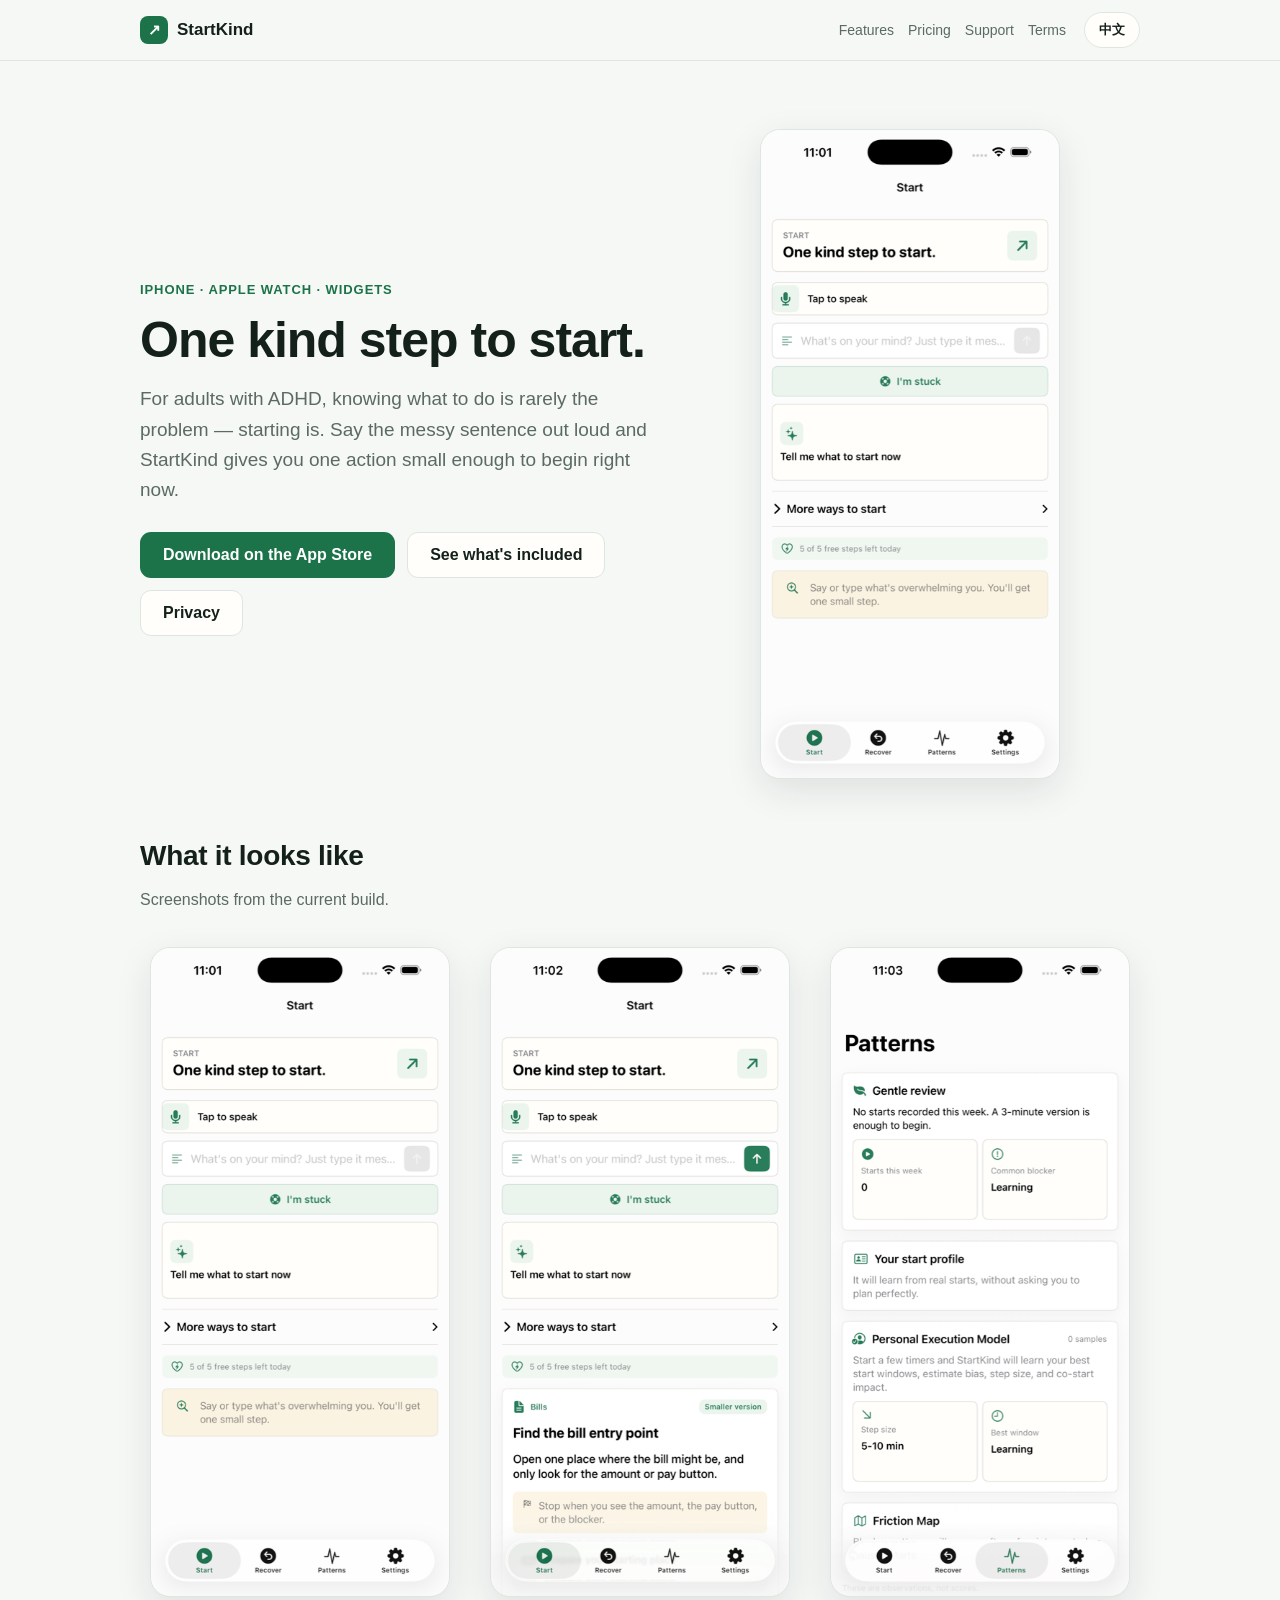
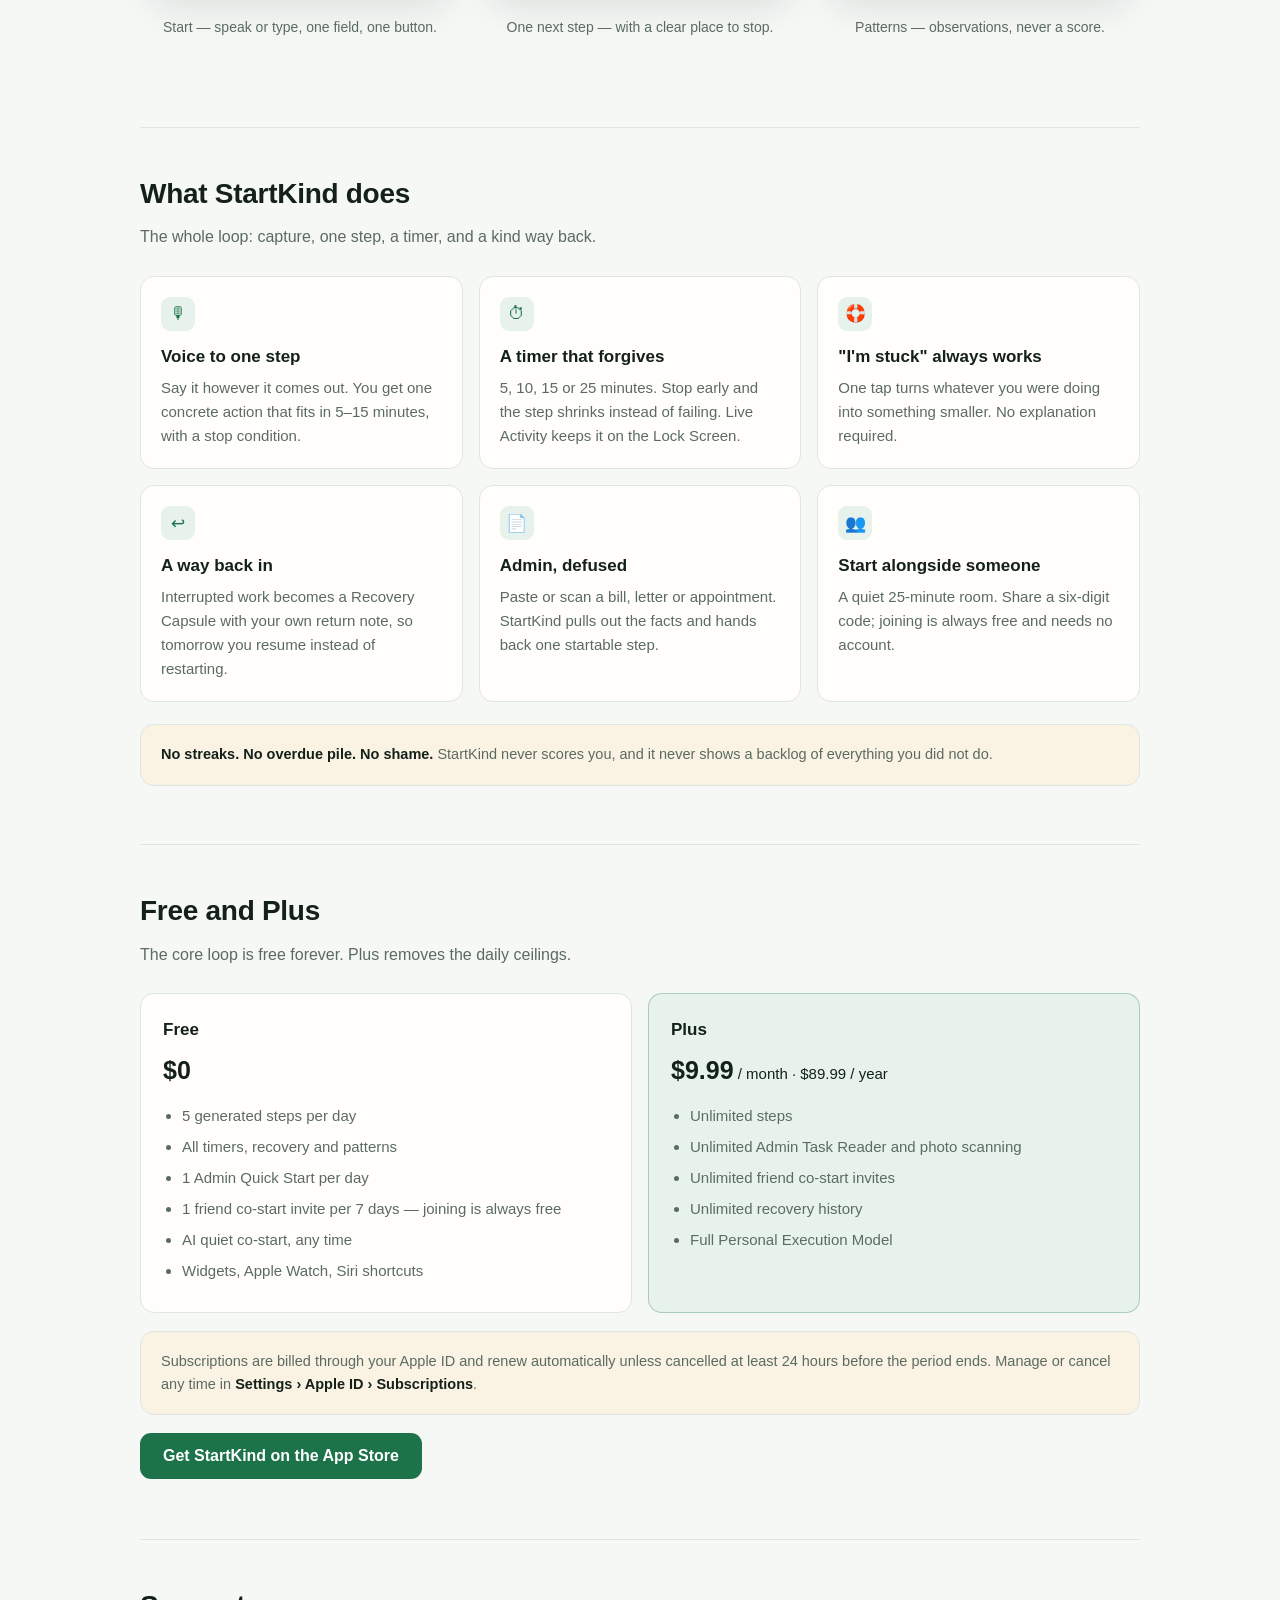
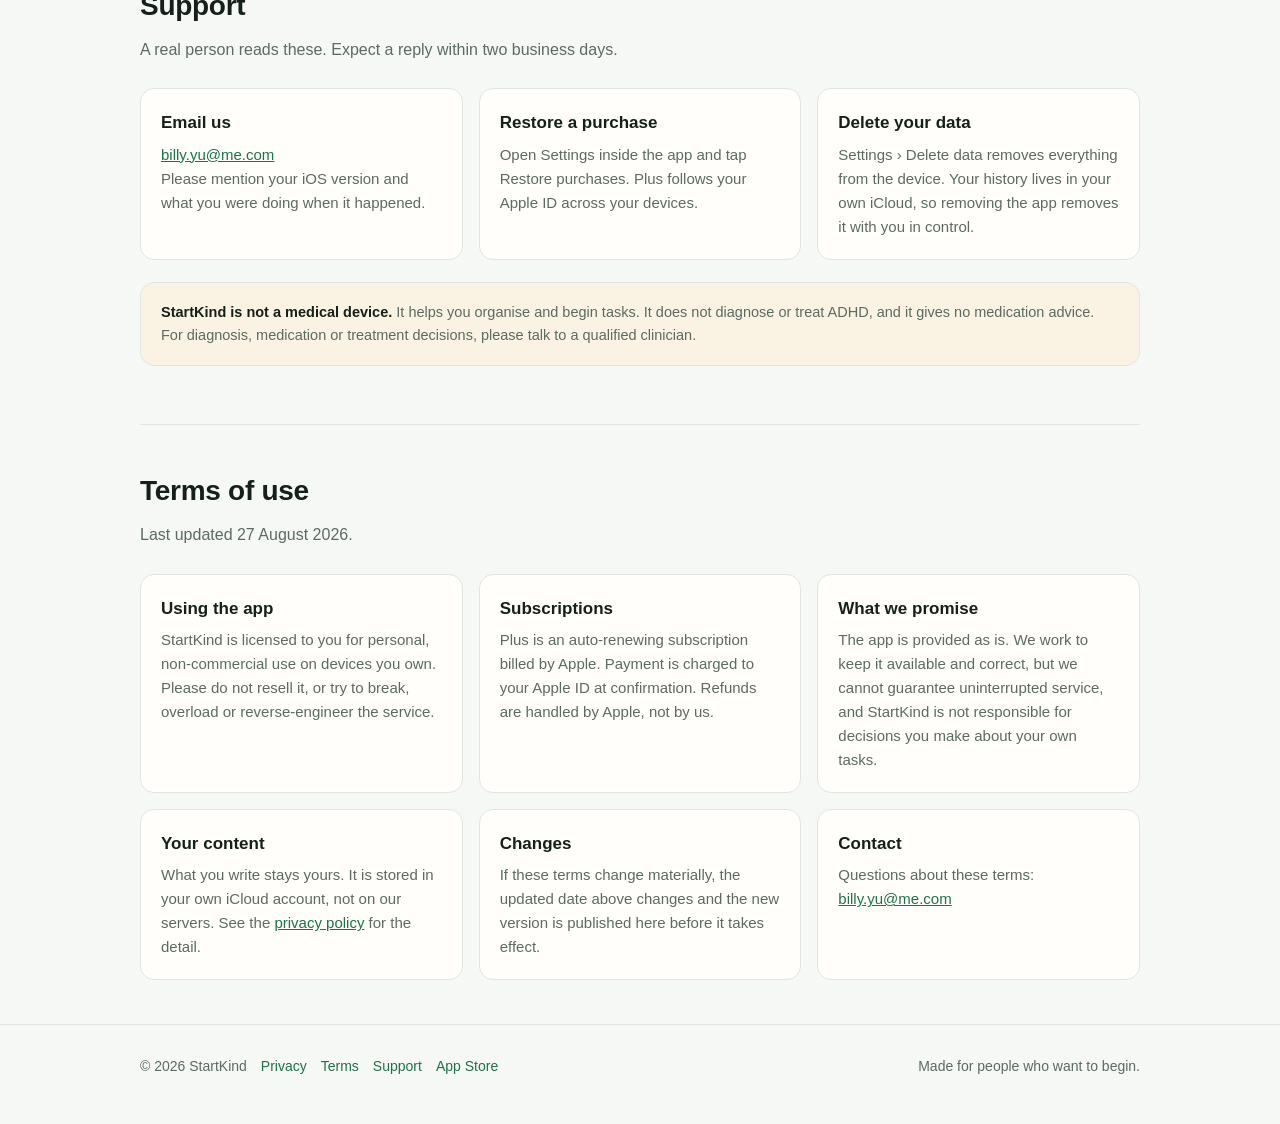
<file: site/index.html>
<!doctype html>
<html lang="en">
<head>
<meta charset="utf-8">
<meta name="viewport" content="width=device-width, initial-scale=1, viewport-fit=cover">
<title>StartKind — One kind step to start</title>
<meta name="description" content="StartKind turns overwhelm into one small first step. Built for adults with ADHD: no streaks, no shame, no long lists. iPhone, in English, Japanese and Simplified Chinese.">
<meta name="theme-color" content="#1c7349">
<meta property="og:title" content="StartKind — One kind step to start">
<meta property="og:description" content="An execution assistant for adults with ADHD. One small next step, a timer, and a kind way back when you stop.">
<meta property="og:type" content="website">
<meta property="og:url" content="https://startk.livepet.ren/">
<meta name="apple-itunes-app" content="app-id=6799113108, affiliate-data=pt=129087449&amp;ct=web_startkind_home">
<link rel="canonical" href="https://startk.livepet.ren/">
<meta property="og:site_name" content="StartKind">
<meta property="og:image" content="https://startk.livepet.ren/assets/startkind-app-icon.png">
<meta name="twitter:card" content="summary">
<meta name="twitter:image" content="https://startk.livepet.ren/assets/startkind-app-icon.png">
<link rel="icon" type="image/png" href="./assets/startkind-app-icon.png">
<link rel="apple-touch-icon" href="./assets/startkind-app-icon.png">
<script type="application/ld+json">{"@context": "https://schema.org", "@type": "SoftwareApplication", "name": "StartKind", "operatingSystem": "iOS", "applicationCategory": "ProductivityApplication", "description": "An execution assistant for adults with ADHD. One small next step, a timer, and a kind way back when you stop.", "url": "https://apps.apple.com/app/apple-store/id6799113108?pt=129087449&ct=web_startkind_home&mt=8", "image": "https://startk.livepet.ren/assets/startkind-app-icon.png", "inLanguage": ["en", "ja", "zh-Hans"], "offers": {"@type": "Offer", "price": "0", "priceCurrency": "USD"}}</script>
<link rel="stylesheet" href="./styles.css">
</head>
<body>

<header>
  <div class="wrap bar">
    <a class="brand" href="./">
      <span class="mark" aria-hidden="true">↗</span>
      StartKind
    </a>
    <nav>
      <a href="#features"><span data-en>Features</span><span data-zh>功能</span></a>
      <a href="#pricing"><span data-en>Pricing</span><span data-zh>价格</span></a>
      <a href="#support"><span data-en>Support</span><span data-zh>支持</span></a>
      <a href="#terms"><span data-en>Terms</span><span data-zh>条款</span></a>
    </nav>
    <button class="lang" id="lang" type="button">中文</button>
  </div>
</header>

<main>

  <div class="wrap">
    <section class="hero" style="border-top:none">
      <div>
        <p class="eyebrow"><span data-en>iPhone · Apple Watch · Widgets</span><span data-zh>iPhone · Apple Watch · 小组件</span></p>
        <h1>
          <span data-en>One kind step to start.</span>
          <span data-zh>一个温和的小步骤，让你开始。</span>
        </h1>
        <p class="lead">
          <span data-en>For adults with ADHD, knowing what to do is rarely the problem — starting is. Say the messy sentence out loud and StartKind gives you one action small enough to begin right now.</span>
          <span data-zh>对成人 ADHD 来说，难的往往不是“知道要做什么”，而是“开始”。把那句乱糟糟的话说出来，StartKind 会给你一个小到可以立刻开始的动作。</span>
        </p>
        <div class="actions">
          <a class="button" href="https://apps.apple.com/app/apple-store/id6799113108?pt=129087449&amp;ct=web_startkind_home&amp;mt=8"><span data-en>Download on the App Store</span><span data-zh>在 App Store 下载</span></a>
          <a class="button secondary" href="#pricing"><span data-en>See what's included</span><span data-zh>看看包含什么</span></a>
          <a class="button secondary" href="./privacy.html"><span data-en>Privacy</span><span data-zh>隐私政策</span></a>
        </div>
      </div>

      <figure>
        <img src="./assets/shots/start.png" width="414" height="900"
             alt="StartKind Start screen: voice capture, a text field, an I'm stuck button, and one autopilot suggestion."
             loading="eager" decoding="async">
      </figure>
    </section>
  </div>

  <div class="wrap">
    <section id="screens" style="border-top:none;padding-top:0">
      <h2><span data-en>What it looks like</span><span data-zh>实际界面</span></h2>
      <p class="sub"><span data-en>Screenshots from the current build.</span><span data-zh>取自当前版本的真实截图。</span></p>
      <div class="shots">
        <figure>
          <img src="./assets/shots/start.png" width="414" height="900" loading="lazy" decoding="async"
               alt="Start screen with voice capture and a stuck button.">
          <figcaption><span data-en>Start — speak or type, one field, one button.</span><span data-zh>开始 — 说或写，一个输入框，一个按钮。</span></figcaption>
        </figure>
        <figure>
          <img src="./assets/shots/step.png" width="414" height="900" loading="lazy" decoding="async"
               alt="A next step card reading Find the bill entry point, with a stop condition.">
          <figcaption><span data-en>One next step — with a clear place to stop.</span><span data-zh>一个下一步 — 并且写清楚在哪里停。</span></figcaption>
        </figure>
        <figure>
          <img src="./assets/shots/patterns.png" width="414" height="900" loading="lazy" decoding="async"
               alt="Patterns screen showing gentle review, start profile and personal execution model.">
          <figcaption><span data-en>Patterns — observations, never a score.</span><span data-zh>规律 — 只是观察，不是打分。</span></figcaption>
        </figure>
      </div>
    </section>

    <section id="features">
      <h2><span data-en>What StartKind does</span><span data-zh>StartKind 能做什么</span></h2>
      <p class="sub"><span data-en>The whole loop: capture, one step, a timer, and a kind way back.</span><span data-zh>完整闭环：捕捉、一个步骤、计时、以及温和地回来。</span></p>
      <div class="grid">
        <article class="card">
          <div class="icon" aria-hidden="true">🎙</div>
          <h3><span data-en>Voice to one step</span><span data-zh>说一句话，得到一步</span></h3>
          <p><span data-en>Say it however it comes out. You get one concrete action that fits in 5–15 minutes, with a stop condition.</span><span data-zh>怎么想的就怎么说。你会得到一个 5–15 分钟内能做完的具体动作，并且写明在哪里停。</span></p>
        </article>
        <article class="card">
          <div class="icon" aria-hidden="true">⏱</div>
          <h3><span data-en>A timer that forgives</span><span data-zh>不会责怪你的计时器</span></h3>
          <p><span data-en>5, 10, 15 or 25 minutes. Stop early and the step shrinks instead of failing. Live Activity keeps it on the Lock Screen.</span><span data-zh>5、10、15 或 25 分钟。提前停下时，步骤会自动变小，而不是判定失败。实时活动让它留在锁屏上。</span></p>
        </article>
        <article class="card">
          <div class="icon" aria-hidden="true">🛟</div>
          <h3><span data-en>"I'm stuck" always works</span><span data-zh>“我卡住了”随时可用</span></h3>
          <p><span data-en>One tap turns whatever you were doing into something smaller. No explanation required.</span><span data-zh>一次点击，把手上的事变得更小。不需要解释理由。</span></p>
        </article>
        <article class="card">
          <div class="icon" aria-hidden="true">↩︎</div>
          <h3><span data-en>A way back in</span><span data-zh>回来的入口</span></h3>
          <p><span data-en>Interrupted work becomes a Recovery Capsule with your own return note, so tomorrow you resume instead of restarting.</span><span data-zh>被打断的工作会变成“恢复胶囊”，带着你自己写的返回备注，第二天是继续，而不是重来。</span></p>
        </article>
        <article class="card">
          <div class="icon" aria-hidden="true">📄</div>
          <h3><span data-en>Admin, defused</span><span data-zh>把事务拆开</span></h3>
          <p><span data-en>Paste or scan a bill, letter or appointment. StartKind pulls out the facts and hands back one startable step.</span><span data-zh>粘贴或扫描账单、信件、预约通知。StartKind 提取关键信息，只给一个能开始的步骤。</span></p>
        </article>
        <article class="card">
          <div class="icon" aria-hidden="true">👥</div>
          <h3><span data-en>Start alongside someone</span><span data-zh>和别人一起开始</span></h3>
          <p><span data-en>A quiet 25-minute room. Share a six-digit code; joining is always free and needs no account.</span><span data-zh>一个安静的 25 分钟房间。分享六位数字码即可，加入永远免费且不需要账号。</span></p>
        </article>
      </div>

      <p class="note" style="margin-top:22px">
        <span data-en><strong>No streaks. No overdue pile. No shame.</strong> StartKind never scores you, and it never shows a backlog of everything you did not do.</span>
        <span data-zh><strong>没有连续打卡，没有逾期堆积，没有羞耻感。</strong>StartKind 不给你打分，也不会把你没做完的事堆在你面前。</span>
      </p>
    </section>

    <section id="pricing">
      <h2><span data-en>Free and Plus</span><span data-zh>免费版与 Plus</span></h2>
      <p class="sub"><span data-en>The core loop is free forever. Plus removes the daily ceilings.</span><span data-zh>核心闭环永久免费。Plus 去掉每日上限。</span></p>
      <div class="plans">
        <div class="plan">
          <h3><span data-en>Free</span><span data-zh>免费版</span></h3>
          <div class="price"><span data-en>$0</span><span data-zh>免费</span></div>
          <ul>
            <li><span data-en>5 generated steps per day</span><span data-zh>每天 5 个生成步骤</span></li>
            <li><span data-en>All timers, recovery and patterns</span><span data-zh>全部计时器、恢复与规律功能</span></li>
            <li><span data-en>1 Admin Quick Start per day</span><span data-zh>每天 1 次事务快速开始</span></li>
            <li><span data-en>1 friend co-start invite per 7 days — joining is always free</span><span data-zh>每 7 天 1 次好友陪伴邀请 — 加入永远免费</span></li>
            <li><span data-en>AI quiet co-start, any time</span><span data-zh>AI 安静陪伴，随时可用</span></li>
            <li><span data-en>Widgets, Apple Watch, Siri shortcuts</span><span data-zh>小组件、Apple Watch、Siri 快捷指令</span></li>
          </ul>
        </div>
        <div class="plan highlight">
          <h3><span data-en>Plus</span><span data-zh>Plus</span></h3>
          <div class="price">
            <span data-en>$9.99<span style="font-size:15px;font-weight:500"> / month · $89.99 / year</span></span>
            <span data-zh>$9.99<span style="font-size:15px;font-weight:500"> / 月 · $89.99 / 年</span></span>
          </div>
          <ul>
            <li><span data-en>Unlimited steps</span><span data-zh>无限步骤</span></li>
            <li><span data-en>Unlimited Admin Task Reader and photo scanning</span><span data-zh>无限事务解析与照片扫描</span></li>
            <li><span data-en>Unlimited friend co-start invites</span><span data-zh>无限好友陪伴邀请</span></li>
            <li><span data-en>Unlimited recovery history</span><span data-zh>无限恢复历史</span></li>
            <li><span data-en>Full Personal Execution Model</span><span data-zh>完整个人执行模型</span></li>
          </ul>
        </div>
      </div>
      <p class="note" style="margin-top:18px">
        <span data-en>Subscriptions are billed through your Apple ID and renew automatically unless cancelled at least 24 hours before the period ends. Manage or cancel any time in <strong>Settings › Apple ID › Subscriptions</strong>.</span>
        <span data-zh>订阅通过你的 Apple ID 扣费，除非在当期结束前至少 24 小时取消，否则会自动续订。你可以随时在<strong>「设置 › Apple ID › 订阅」</strong>中管理或取消。</span>
      </p>
      <p style="margin-top:18px"><a class="button" href="https://apps.apple.com/app/apple-store/id6799113108?pt=129087449&amp;ct=web_startkind_home&amp;mt=8"><span data-en>Get StartKind on the App Store</span><span data-zh>在 App Store 获取 StartKind</span></a></p>
    </section>

    <section id="support">
      <h2><span data-en>Support</span><span data-zh>支持</span></h2>
      <p class="sub"><span data-en>A real person reads these. Expect a reply within two business days.</span><span data-zh>回信的是真人。通常两个工作日内回复。</span></p>
      <div class="grid">
        <article class="card">
          <h3><span data-en>Email us</span><span data-zh>邮件联系</span></h3>
          <p>
            <a href="mailto:billy.yu@me.com?subject=StartKind%20support" style="color:var(--accent)">billy.yu@me.com</a><br>
            <span data-en>Please mention your iOS version and what you were doing when it happened.</span>
            <span data-zh>请附上你的 iOS 版本，以及问题发生时你在做什么。</span>
          </p>
        </article>
        <article class="card">
          <h3><span data-en>Restore a purchase</span><span data-zh>恢复购买</span></h3>
          <p><span data-en>Open Settings inside the app and tap Restore purchases. Plus follows your Apple ID across your devices.</span><span data-zh>打开 App 内的「设置」，点「恢复购买」。Plus 会跟随你的 Apple ID 在各设备生效。</span></p>
        </article>
        <article class="card">
          <h3><span data-en>Delete your data</span><span data-zh>删除你的数据</span></h3>
          <p><span data-en>Settings › Delete data removes everything from the device. Your history lives in your own iCloud, so removing the app removes it with you in control.</span><span data-zh>「设置 › 删除数据」会清除本机上的一切。你的历史保存在你自己的 iCloud 中，主动权始终在你手上。</span></p>
        </article>
      </div>
      <p class="note" style="margin-top:22px">
        <span data-en><strong>StartKind is not a medical device.</strong> It helps you organise and begin tasks. It does not diagnose or treat ADHD, and it gives no medication advice. For diagnosis, medication or treatment decisions, please talk to a qualified clinician.</span>
        <span data-zh><strong>StartKind 不是医疗设备。</strong>它帮助你整理和开始任务，但不能诊断或治疗注意缺陷多动障碍（ADHD），也不提供任何用药建议。如需诊断、用药或治疗决定，请咨询合格的临床医生。</span>
      </p>
    </section>

    <section id="terms">
      <h2><span data-en>Terms of use</span><span data-zh>使用条款</span></h2>
      <p class="sub"><span data-en>Last updated 27 August 2026.</span><span data-zh>最后更新：2026 年 8 月 27 日。</span></p>
      <div class="grid">
        <article class="card">
          <h3><span data-en>Using the app</span><span data-zh>关于使用</span></h3>
          <p><span data-en>StartKind is licensed to you for personal, non-commercial use on devices you own. Please do not resell it, or try to break, overload or reverse-engineer the service.</span><span data-zh>StartKind 以个人非商业用途授权给你，在你拥有的设备上使用。请勿转售，也请勿破坏、过载或逆向该服务。</span></p>
        </article>
        <article class="card">
          <h3><span data-en>Subscriptions</span><span data-zh>关于订阅</span></h3>
          <p><span data-en>Plus is an auto-renewing subscription billed by Apple. Payment is charged to your Apple ID at confirmation. Refunds are handled by Apple, not by us.</span><span data-zh>Plus 是通过 Apple 扣费的自动续订订阅，确认购买时从你的 Apple ID 扣款。退款由 Apple 处理，不由我们经手。</span></p>
        </article>
        <article class="card">
          <h3><span data-en>What we promise</span><span data-zh>我们承诺什么</span></h3>
          <p><span data-en>The app is provided as is. We work to keep it available and correct, but we cannot guarantee uninterrupted service, and StartKind is not responsible for decisions you make about your own tasks.</span><span data-zh>App 按现状提供。我们会努力保持可用与正确，但无法保证服务永不中断；对于你就自己任务所做的决定，StartKind 不承担责任。</span></p>
        </article>
        <article class="card">
          <h3><span data-en>Your content</span><span data-zh>你的内容</span></h3>
          <p><span data-en>What you write stays yours. It is stored in your own iCloud account, not on our servers. See the <a href="./privacy.html" style="color:var(--accent)">privacy policy</a> for the detail.</span><span data-zh>你写下的内容归你所有，保存在你自己的 iCloud 账户中，而不是我们的服务器上。细节见<a href="./privacy.html" style="color:var(--accent)">隐私政策</a>。</span></p>
        </article>
        <article class="card">
          <h3><span data-en>Changes</span><span data-zh>条款变更</span></h3>
          <p><span data-en>If these terms change materially, the updated date above changes and the new version is published here before it takes effect.</span><span data-zh>如条款有实质性变更，上方的更新日期会随之变化，新版本会在生效前发布于此。</span></p>
        </article>
        <article class="card">
          <h3><span data-en>Contact</span><span data-zh>联系方式</span></h3>
          <p><span data-en>Questions about these terms: </span><span data-zh>关于本条款的疑问：</span><a href="mailto:billy.yu@me.com" style="color:var(--accent)">billy.yu@me.com</a></p>
        </article>
      </div>
    </section>
  </div>
</main>

<footer>
  <div class="wrap footer-row">
    <span>© 2026 StartKind</span>
    <a href="./privacy.html"><span data-en>Privacy</span><span data-zh>隐私政策</span></a>
    <a href="#terms"><span data-en>Terms</span><span data-zh>条款</span></a>
    <a href="#support"><span data-en>Support</span><span data-zh>支持</span></a>
    <a href="https://apps.apple.com/app/apple-store/id6799113108?pt=129087449&amp;ct=web_startkind_home&amp;mt=8"><span data-en>App Store</span><span data-zh>App Store</span></a>
    <span class="spacer"><span data-en>Made for people who want to begin.</span><span data-zh>为想要开始的人而做。</span></span>
  </div>
</footer>

<script>
  (function () {
    var KEY = "startkind-lang";
    var button = document.getElementById("lang");

    function apply(lang) {
      document.documentElement.lang = lang;
      button.textContent = lang === "zh-Hans" ? "EN" : "中文";
      button.setAttribute("aria-label", lang === "zh-Hans" ? "Switch to English" : "切换到中文");
    }

    var saved = null;
    try { saved = localStorage.getItem(KEY); } catch (e) { /* private mode */ }
    var initial = saved || ((navigator.language || "en").toLowerCase().indexOf("zh") === 0 ? "zh-Hans" : "en");
    apply(initial);

    button.addEventListener("click", function () {
      var next = document.documentElement.lang === "zh-Hans" ? "en" : "zh-Hans";
      apply(next);
      try { localStorage.setItem(KEY, next); } catch (e) { /* ignore */ }
    });
  })();
</script>

</body>
</html>
</file>
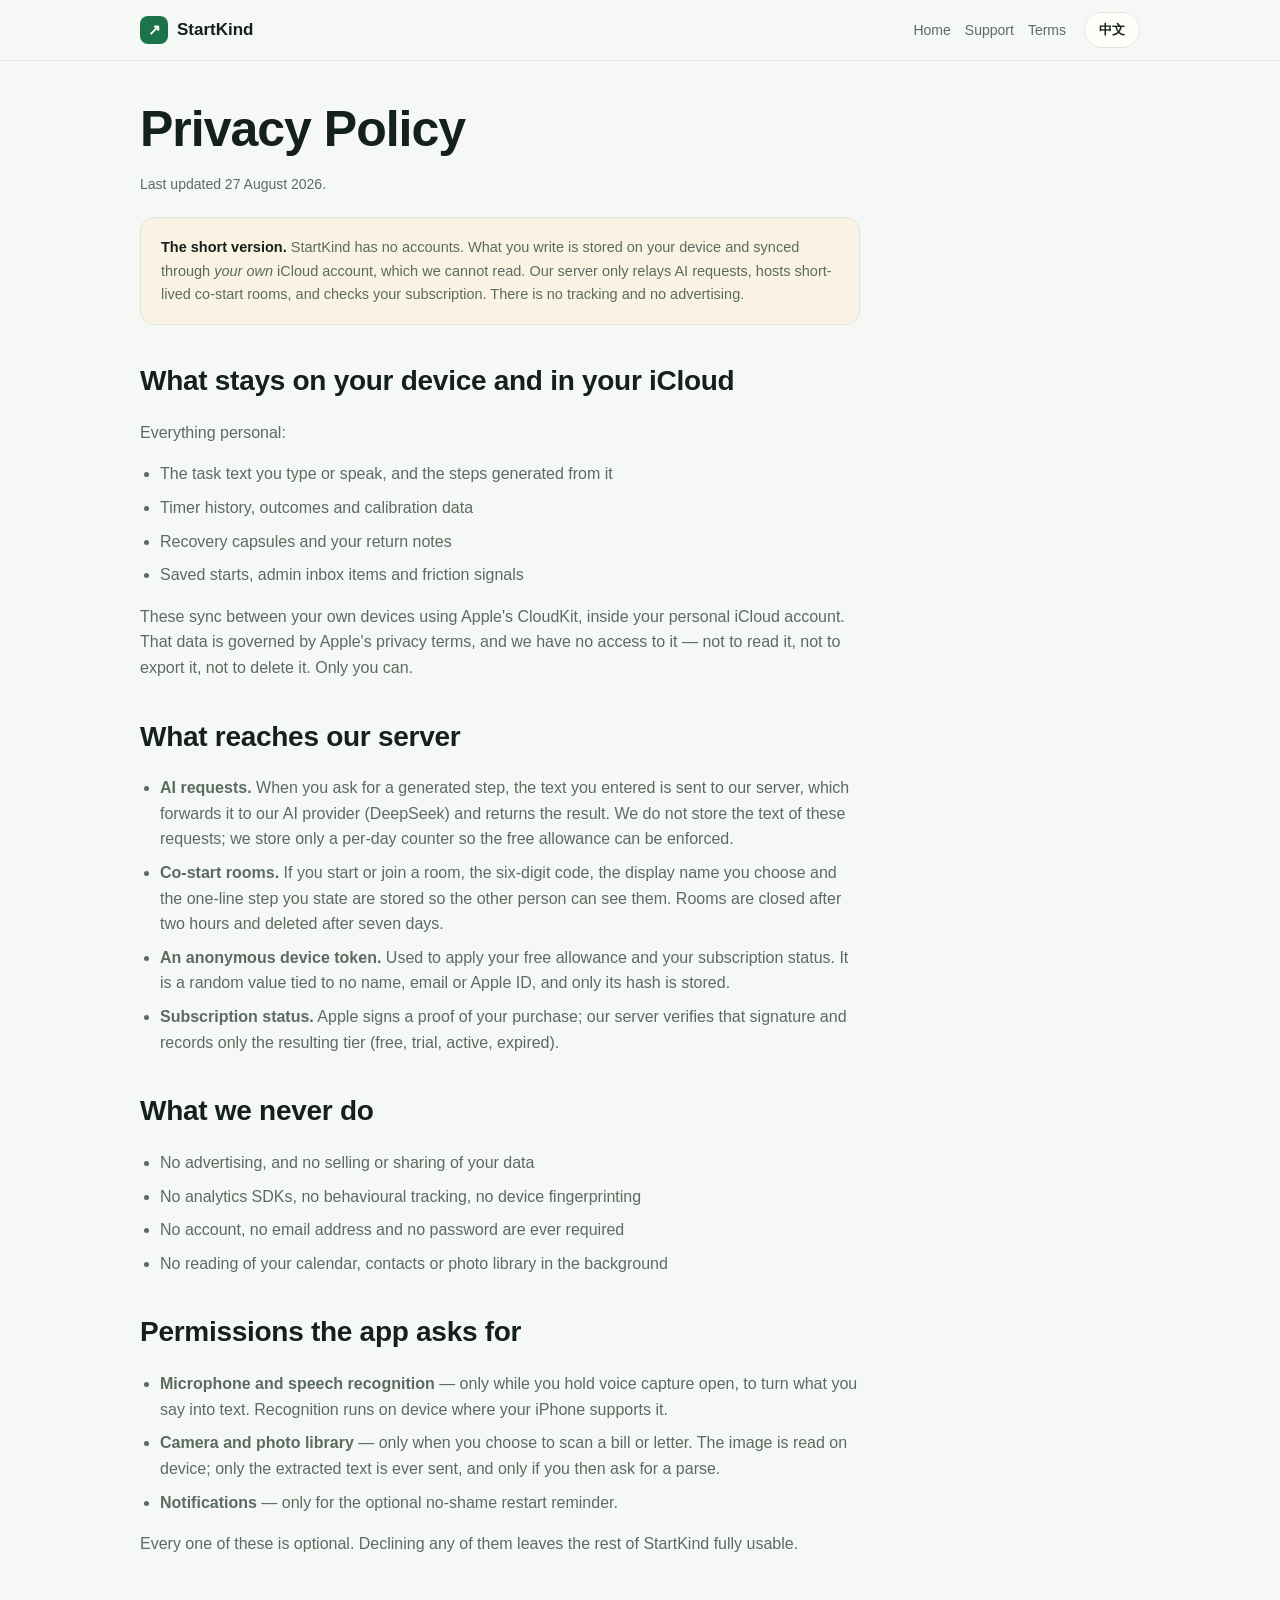
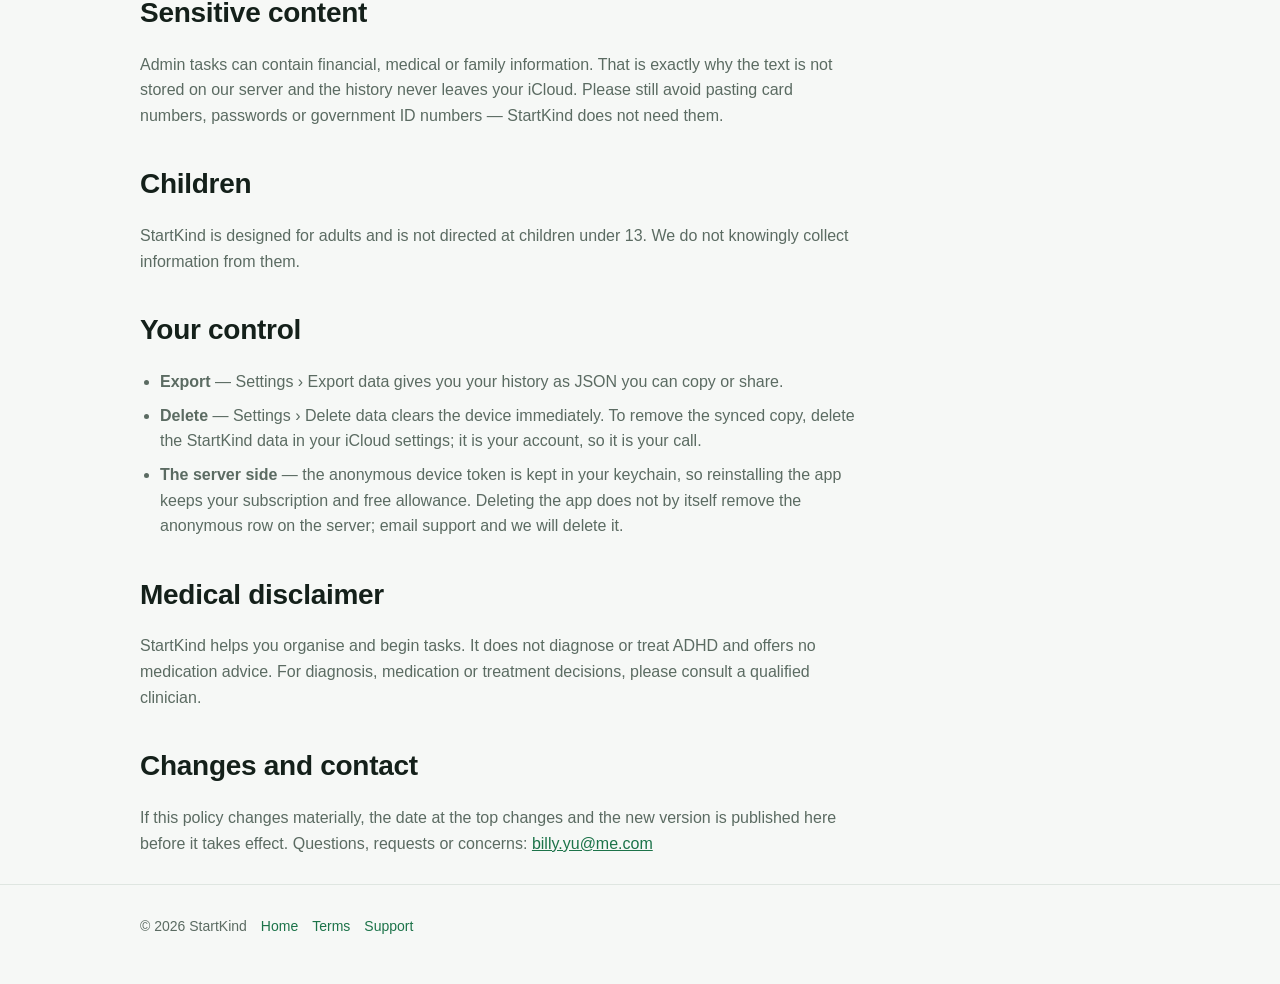
<file: site/privacy.html>
<!doctype html>
<html lang="en">
<head>
<meta charset="utf-8">
<meta name="viewport" content="width=device-width, initial-scale=1, viewport-fit=cover">
<title>Privacy Policy — StartKind</title>
<meta name="description" content="StartKind privacy policy. Your task history stays in your own iCloud account. No accounts, no tracking, no advertising.">
<meta name="theme-color" content="#1c7349">
<meta name="apple-itunes-app" content="app-id=6799113108, affiliate-data=pt=129087449&amp;ct=web_startkind_privacy">
<link rel="canonical" href="https://startk.livepet.ren/privacy.html">
<meta property="og:site_name" content="StartKind">
<meta property="og:image" content="https://startk.livepet.ren/assets/startkind-app-icon.png">
<meta name="twitter:card" content="summary">
<meta name="twitter:image" content="https://startk.livepet.ren/assets/startkind-app-icon.png">
<link rel="icon" type="image/png" href="./assets/startkind-app-icon.png">
<link rel="apple-touch-icon" href="./assets/startkind-app-icon.png">
<meta property="og:title" content="Privacy Policy — StartKind">
<meta property="og:description" content="StartKind privacy policy. Your task history stays in your own iCloud account. No accounts, no tracking, no advertising.">
<meta property="og:type" content="website">
<meta property="og:url" content="https://startk.livepet.ren/privacy.html">
<link rel="stylesheet" href="./styles.css">
</head>
<body>

<header>
  <div class="wrap bar">
    <a class="brand" href="./">
      <span class="mark" aria-hidden="true">↗</span>
      StartKind
    </a>
    <nav>
      <a href="./"><span data-en>Home</span><span data-zh>首页</span></a>
      <a href="./#support"><span data-en>Support</span><span data-zh>支持</span></a>
      <a href="./#terms"><span data-en>Terms</span><span data-zh>条款</span></a>
    </nav>
    <button class="lang" id="lang" type="button">中文</button>
  </div>
</header>

<main class="wrap">
  <article class="prose">
    <h1><span data-en>Privacy Policy</span><span data-zh>隐私政策</span></h1>
    <p class="updated"><span data-en>Last updated 27 August 2026.</span><span data-zh>最后更新：2026 年 8 月 27 日。</span></p>

    <p class="note" style="margin:22px 0">
      <span data-en><strong>The short version.</strong> StartKind has no accounts. What you write is stored on your device and synced through <em>your own</em> iCloud account, which we cannot read. Our server only relays AI requests, hosts short-lived co-start rooms, and checks your subscription. There is no tracking and no advertising.</span>
      <span data-zh><strong>一句话版本。</strong>StartKind 没有账号体系。你写下的内容保存在你的设备上，并通过<em>你自己的</em> iCloud 账户同步，我们读不到。我们的服务器只做三件事：转发 AI 请求、承载临时的陪伴房间、校验订阅状态。没有任何追踪，也没有广告。</span>
    </p>

    <h2><span data-en>What stays on your device and in your iCloud</span><span data-zh>留在你设备和 iCloud 里的内容</span></h2>
    <p><span data-en>Everything personal:</span><span data-zh>所有个人内容：</span></p>
    <ul>
      <li><span data-en>The task text you type or speak, and the steps generated from it</span><span data-zh>你输入或说出的任务文本，以及由此生成的步骤</span></li>
      <li><span data-en>Timer history, outcomes and calibration data</span><span data-zh>计时历史、结果与校准数据</span></li>
      <li><span data-en>Recovery capsules and your return notes</span><span data-zh>恢复胶囊与你的返回备注</span></li>
      <li><span data-en>Saved starts, admin inbox items and friction signals</span><span data-zh>已保存的开始、事务收件箱条目与卡点信号</span></li>
    </ul>
    <p><span data-en>These sync between your own devices using Apple's CloudKit, inside your personal iCloud account. That data is governed by Apple's privacy terms, and we have no access to it — not to read it, not to export it, not to delete it. Only you can.</span><span data-zh>这些内容通过 Apple 的 CloudKit 在你自己的设备之间同步，存放在你的个人 iCloud 账户中。该数据受 Apple 隐私条款约束，我们无权访问——不能读取、不能导出、也不能删除。只有你可以。</span></p>

    <h2><span data-en>What reaches our server</span><span data-zh>会到达我们服务器的内容</span></h2>
    <ul>
      <li><span data-en><strong>AI requests.</strong> When you ask for a generated step, the text you entered is sent to our server, which forwards it to our AI provider (DeepSeek) and returns the result. We do not store the text of these requests; we store only a per-day counter so the free allowance can be enforced.</span><span data-zh><strong>AI 请求。</strong>当你请求生成步骤时，你输入的文本会发送到我们的服务器，由它转发给 AI 服务商（DeepSeek）并返回结果。我们<strong>不保存</strong>这些请求的文本，只保存一个按天计数，用于执行免费额度。</span></li>
      <li><span data-en><strong>Co-start rooms.</strong> If you start or join a room, the six-digit code, the display name you choose and the one-line step you state are stored so the other person can see them. Rooms are closed after two hours and deleted after seven days.</span><span data-zh><strong>陪伴房间。</strong>当你创建或加入房间时，六位数字码、你填写的昵称、以及你写的一句话步骤会被保存，以便对方看到。房间在两小时后关闭，七天后删除。</span></li>
      <li><span data-en><strong>An anonymous device token.</strong> Used to apply your free allowance and your subscription status. It is a random value tied to no name, email or Apple ID, and only its hash is stored.</span><span data-zh><strong>一个匿名设备令牌。</strong>用于识别你的免费额度和订阅状态。它是一个随机值，不关联任何姓名、邮箱或 Apple ID，而且我们只保存它的哈希值。</span></li>
      <li><span data-en><strong>Subscription status.</strong> Apple signs a proof of your purchase; our server verifies that signature and records only the resulting tier (free, trial, active, expired).</span><span data-zh><strong>订阅状态。</strong>Apple 会对你的购买签名，我们的服务器校验该签名，只记录最终的等级（免费、试用、有效、已过期）。</span></li>
    </ul>

    <h2><span data-en>What we never do</span><span data-zh>我们绝不做的事</span></h2>
    <ul>
      <li><span data-en>No advertising, and no selling or sharing of your data</span><span data-zh>没有广告，不出售也不共享你的数据</span></li>
      <li><span data-en>No analytics SDKs, no behavioural tracking, no device fingerprinting</span><span data-zh>不接入分析 SDK，不做行为追踪，不做设备指纹</span></li>
      <li><span data-en>No account, no email address and no password are ever required</span><span data-zh>全程不需要账号、邮箱或密码</span></li>
      <li><span data-en>No reading of your calendar, contacts or photo library in the background</span><span data-zh>不会在后台读取你的日历、通讯录或照片库</span></li>
    </ul>

    <h2><span data-en>Permissions the app asks for</span><span data-zh>App 会请求的权限</span></h2>
    <ul>
      <li><span data-en><strong>Microphone and speech recognition</strong> — only while you hold voice capture open, to turn what you say into text. Recognition runs on device where your iPhone supports it.</span><span data-zh><strong>麦克风与语音识别</strong> — 仅在你打开语音捕捉时使用，把你说的话转成文字。在支持的 iPhone 上，识别在设备本地完成。</span></li>
      <li><span data-en><strong>Camera and photo library</strong> — only when you choose to scan a bill or letter. The image is read on device; only the extracted text is ever sent, and only if you then ask for a parse.</span><span data-zh><strong>相机与照片库</strong> — 仅当你主动选择扫描账单或信件时使用。图片在设备本地识别，只有提取出的文字才可能被发送，而且需要你再次确认解析。</span></li>
      <li><span data-en><strong>Notifications</strong> — only for the optional no-shame restart reminder.</span><span data-zh><strong>通知</strong> — 仅用于可选的、不带责备的重启提醒。</span></li>
    </ul>
    <p><span data-en>Every one of these is optional. Declining any of them leaves the rest of StartKind fully usable.</span><span data-zh>以上权限全部可选。拒绝其中任何一项，StartKind 的其余功能依然完全可用。</span></p>

    <h2><span data-en>Sensitive content</span><span data-zh>敏感内容</span></h2>
    <p><span data-en>Admin tasks can contain financial, medical or family information. That is exactly why the text is not stored on our server and the history never leaves your iCloud. Please still avoid pasting card numbers, passwords or government ID numbers — StartKind does not need them.</span><span data-zh>事务任务可能包含财务、医疗或家庭信息。这正是我们不在服务器保存这些文本、历史记录也不离开你 iCloud 的原因。但仍请不要粘贴银行卡号、密码或身份证件号码——StartKind 不需要它们。</span></p>

    <h2><span data-en>Children</span><span data-zh>关于儿童</span></h2>
    <p><span data-en>StartKind is designed for adults and is not directed at children under 13. We do not knowingly collect information from them.</span><span data-zh>StartKind 面向成年人设计，不针对 13 岁以下儿童。我们不会有意收集他们的信息。</span></p>

    <h2><span data-en>Your control</span><span data-zh>你的控制权</span></h2>
    <ul>
      <li><span data-en><strong>Export</strong> — Settings › Export data gives you your history as JSON you can copy or share.</span><span data-zh><strong>导出</strong> — 「设置 › 导出数据」会把你的历史以 JSON 形式给你，可复制或分享。</span></li>
      <li><span data-en><strong>Delete</strong> — Settings › Delete data clears the device immediately. To remove the synced copy, delete the StartKind data in your iCloud settings; it is your account, so it is your call.</span><span data-zh><strong>删除</strong> — 「设置 › 删除数据」会立刻清空本机。若要移除同步副本，请在你的 iCloud 设置中删除 StartKind 数据；那是你的账户，由你决定。</span></li>
      <li><span data-en><strong>The server side</strong> — the anonymous device token is kept in your keychain, so reinstalling the app keeps your subscription and free allowance. Deleting the app does not by itself remove the anonymous row on the server; email support and we will delete it.</span><span data-zh><strong>服务端记录</strong> — 匿名设备令牌保存在系统钥匙串中，重新安装后订阅和免费额度仍然有效。仅删除 App 并不会移除服务器上的匿名记录；如需删除，请邮件联系我们。</span></li>
    </ul>

    <h2><span data-en>Medical disclaimer</span><span data-zh>医疗免责声明</span></h2>
    <p><span data-en>StartKind helps you organise and begin tasks. It does not diagnose or treat ADHD and offers no medication advice. For diagnosis, medication or treatment decisions, please consult a qualified clinician.</span><span data-zh>StartKind 帮助你整理和开始任务。它不能诊断或治疗注意缺陷多动障碍（ADHD），也不提供任何用药建议。如需诊断、用药或治疗决定，请咨询合格的临床医生。</span></p>

    <h2><span data-en>Changes and contact</span><span data-zh>变更与联系</span></h2>
    <p><span data-en>If this policy changes materially, the date at the top changes and the new version is published here before it takes effect. Questions, requests or concerns: </span><span data-zh>如本政策有实质性变更，顶部日期会随之更新，新版本会在生效前发布于此。有任何问题、请求或疑虑请联系：</span><a href="mailto:billy.yu@me.com" style="color:var(--accent)">billy.yu@me.com</a></p>
  </article>
</main>

<footer>
  <div class="wrap footer-row">
    <span>© 2026 StartKind</span>
    <a href="./"><span data-en>Home</span><span data-zh>首页</span></a>
    <a href="./#terms"><span data-en>Terms</span><span data-zh>条款</span></a>
    <a href="./#support"><span data-en>Support</span><span data-zh>支持</span></a>
  </div>
</footer>

<script>
  (function () {
    var KEY = "startkind-lang";
    var button = document.getElementById("lang");

    function apply(lang) {
      document.documentElement.lang = lang;
      button.textContent = lang === "zh-Hans" ? "EN" : "中文";
      button.setAttribute("aria-label", lang === "zh-Hans" ? "Switch to English" : "切换到中文");
    }

    var saved = null;
    try { saved = localStorage.getItem(KEY); } catch (e) { /* private mode */ }
    var initial = saved || ((navigator.language || "en").toLowerCase().indexOf("zh") === 0 ? "zh-Hans" : "en");
    apply(initial);

    button.addEventListener("click", function () {
      var next = document.documentElement.lang === "zh-Hans" ? "en" : "zh-Hans";
      apply(next);
      try { localStorage.setItem(KEY, next); } catch (e) { /* ignore */ }
    });
  })();
</script>

</body>
</html>
</file>
<file: site/styles.css>
/* StartKind marketing + legal site.
   Mobile-first, no dependencies, no tracking. */

:root {
  --ink: #14201a;
  --ink-soft: #5b6b62;
  --accent: #1c7349;
  --accent-soft: #e7f2ec;
  --warm: #faf3e4;
  --surface: #fffefb;
  --page: #f6f8f6;
  --line: #dfe6e1;
  --radius: 14px;
  --max: 1040px;
}

@media (prefers-color-scheme: dark) {
  :root {
    --ink: #eef3ef;
    --ink-soft: #a8b8ae;
    --accent: #6fca9b;
    --accent-soft: #17281f;
    --warm: #241f16;
    --surface: #131a16;
    --page: #0d120f;
    --line: #26332c;
  }
}

* { box-sizing: border-box; }

html { -webkit-text-size-adjust: 100%; }

body {
  margin: 0;
  background: var(--page);
  color: var(--ink);
  font: 16px/1.6 -apple-system, BlinkMacSystemFont, "Segoe UI", "PingFang SC",
        "Hiragino Sans GB", "Microsoft YaHei", Roboto, sans-serif;
}

.wrap { width: 100%; max-width: var(--max); margin: 0 auto; padding: 0 20px; }

/* ---------- header ---------- */

header {
  position: sticky;
  top: 0;
  z-index: 10;
  background: color-mix(in srgb, var(--page) 88%, transparent);
  backdrop-filter: saturate(180%) blur(12px);
  border-bottom: 1px solid var(--line);
}

.bar {
  display: flex;
  align-items: center;
  flex-wrap: wrap;
  gap: 6px 12px;
  min-height: 60px;
  padding-top: 8px;
  padding-bottom: 8px;
}

/* Narrow screens: brand and the language toggle share the first row, and the
   section links get a full row of their own instead of wrapping raggedly. */
nav {
  order: 3;
  width: 100%;
  display: flex;
  gap: 4px;
  overflow-x: auto;
  scrollbar-width: none;
}
nav::-webkit-scrollbar { display: none; }
nav a { white-space: nowrap; }

@media (min-width: 620px) {
  .bar { flex-wrap: nowrap; padding-top: 0; padding-bottom: 0; }
  nav { order: 0; width: auto; overflow: visible; gap: 2px; }
}

.brand {
  display: flex;
  align-items: center;
  gap: 9px;
  font-weight: 700;
  font-size: 17px;
  color: var(--ink);
  text-decoration: none;
  margin-right: auto;
}

.mark {
  width: 28px; height: 28px;
  display: grid; place-items: center;
  border-radius: 8px;
  background: var(--accent);
  color: #fff;
  font-size: 15px;
}

nav a {
  color: var(--ink-soft);
  text-decoration: none;
  font-size: 14px;
  padding: 8px 6px;
  border-radius: 8px;
}
nav a:hover { color: var(--accent); }

/* Language toggle */
.lang {
  border: 1px solid var(--line);
  background: var(--surface);
  color: var(--ink);
  border-radius: 999px;
  padding: 7px 14px;
  font-size: 13px;
  font-weight: 600;
  cursor: pointer;
  min-height: 36px;
}
.lang:hover { border-color: var(--accent); color: var(--accent); }

/* ---------- hero ---------- */

.hero {
  display: grid;
  gap: 32px;
  padding: 52px 0 40px;
  align-items: center;
}

.eyebrow {
  color: var(--accent);
  font-size: 13px;
  font-weight: 700;
  letter-spacing: .07em;
  text-transform: uppercase;
  margin: 0 0 12px;
}

h1 {
  font-size: clamp(32px, 7vw, 50px);
  line-height: 1.12;
  letter-spacing: -.02em;
  margin: 0 0 16px;
}

.lead { font-size: clamp(16px, 4vw, 19px); color: var(--ink-soft); margin: 0 0 26px; }

.actions { display: flex; flex-wrap: wrap; gap: 12px; }

.button {
  display: inline-flex;
  align-items: center;
  justify-content: center;
  min-height: 46px;
  padding: 0 22px;
  border-radius: 11px;
  background: var(--accent);
  color: #fff;
  font-weight: 650;
  text-decoration: none;
  border: 1px solid transparent;
}
.button:hover { filter: brightness(1.06); }
.button.secondary { background: var(--surface); color: var(--ink); border-color: var(--line); }

/* ---------- shots ---------- */

.shots {
  display: grid;
  grid-template-columns: repeat(auto-fit, minmax(200px, 1fr));
  gap: 20px;
  padding: 8px 0 44px;
}

figure { margin: 0; text-align: center; }

figure img {
  width: 100%;
  max-width: 300px;
  height: auto;
  border-radius: 20px;
  border: 1px solid var(--line);
  background: var(--surface);
  box-shadow: 0 12px 36px rgba(20, 32, 26, .10);
}

figcaption { margin-top: 12px; font-size: 14px; color: var(--ink-soft); }

/* ---------- sections ---------- */

section {
  padding: 44px 0;
  border-top: 1px solid var(--line);
  /* The header is sticky, so anchor jumps must clear it. */
  scroll-margin-top: 120px;
}

@media (min-width: 620px) {
  section { scroll-margin-top: 72px; }
}

h2 { font-size: clamp(22px, 5vw, 28px); margin: 0 0 8px; letter-spacing: -.01em; }
h3 { font-size: 17px; margin: 0 0 6px; }

.sub { color: var(--ink-soft); margin: 0 0 26px; }

.grid {
  display: grid;
  grid-template-columns: repeat(auto-fit, minmax(240px, 1fr));
  gap: 16px;
}

.card {
  background: var(--surface);
  border: 1px solid var(--line);
  border-radius: var(--radius);
  padding: 20px;
}
.card p { margin: 0; color: var(--ink-soft); font-size: 15px; }

.card .icon {
  width: 34px; height: 34px;
  display: grid; place-items: center;
  border-radius: 9px;
  background: var(--accent-soft);
  color: var(--accent);
  margin-bottom: 12px;
  font-size: 17px;
}

.plans { display: grid; grid-template-columns: repeat(auto-fit, minmax(250px, 1fr)); gap: 16px; }
.plan { background: var(--surface); border: 1px solid var(--line); border-radius: var(--radius); padding: 22px; }
.plan.highlight { background: var(--accent-soft); border-color: color-mix(in srgb, var(--accent) 30%, transparent); }
.price { font-size: 25px; font-weight: 700; margin: 4px 0 14px; }
.plan ul { margin: 0; padding-left: 19px; color: var(--ink-soft); font-size: 15px; }
.plan li { margin-bottom: 7px; }

.note {
  background: var(--warm);
  border: 1px solid var(--line);
  border-radius: var(--radius);
  padding: 18px 20px;
  color: var(--ink-soft);
  font-size: 14.5px;
}
.note strong { color: var(--ink); }

/* ---------- legal prose ---------- */

.prose { max-width: 720px; padding: 40px 0 12px; }
.prose h2 { margin-top: 34px; }
.prose p, .prose li { color: var(--ink-soft); }
.prose ul { padding-left: 20px; }
.prose li { margin-bottom: 8px; }
.updated { font-size: 14px; color: var(--ink-soft); }

/* ---------- footer ---------- */

footer { border-top: 1px solid var(--line); padding: 30px 0 46px; color: var(--ink-soft); font-size: 14px; }
footer a { color: var(--accent); text-decoration: none; }
.footer-row { display: flex; flex-wrap: wrap; gap: 14px; align-items: center; }
.footer-row .spacer { margin-left: auto; }

/* ---------- language switching ---------- */

[data-zh] { display: none; }
html[lang="zh-Hans"] [data-en] { display: none; }
html[lang="zh-Hans"] [data-zh] { display: revert; }

@media (min-width: 820px) {
  .hero { grid-template-columns: 1.05fr .95fr; padding: 68px 0 48px; }
}
</file>
